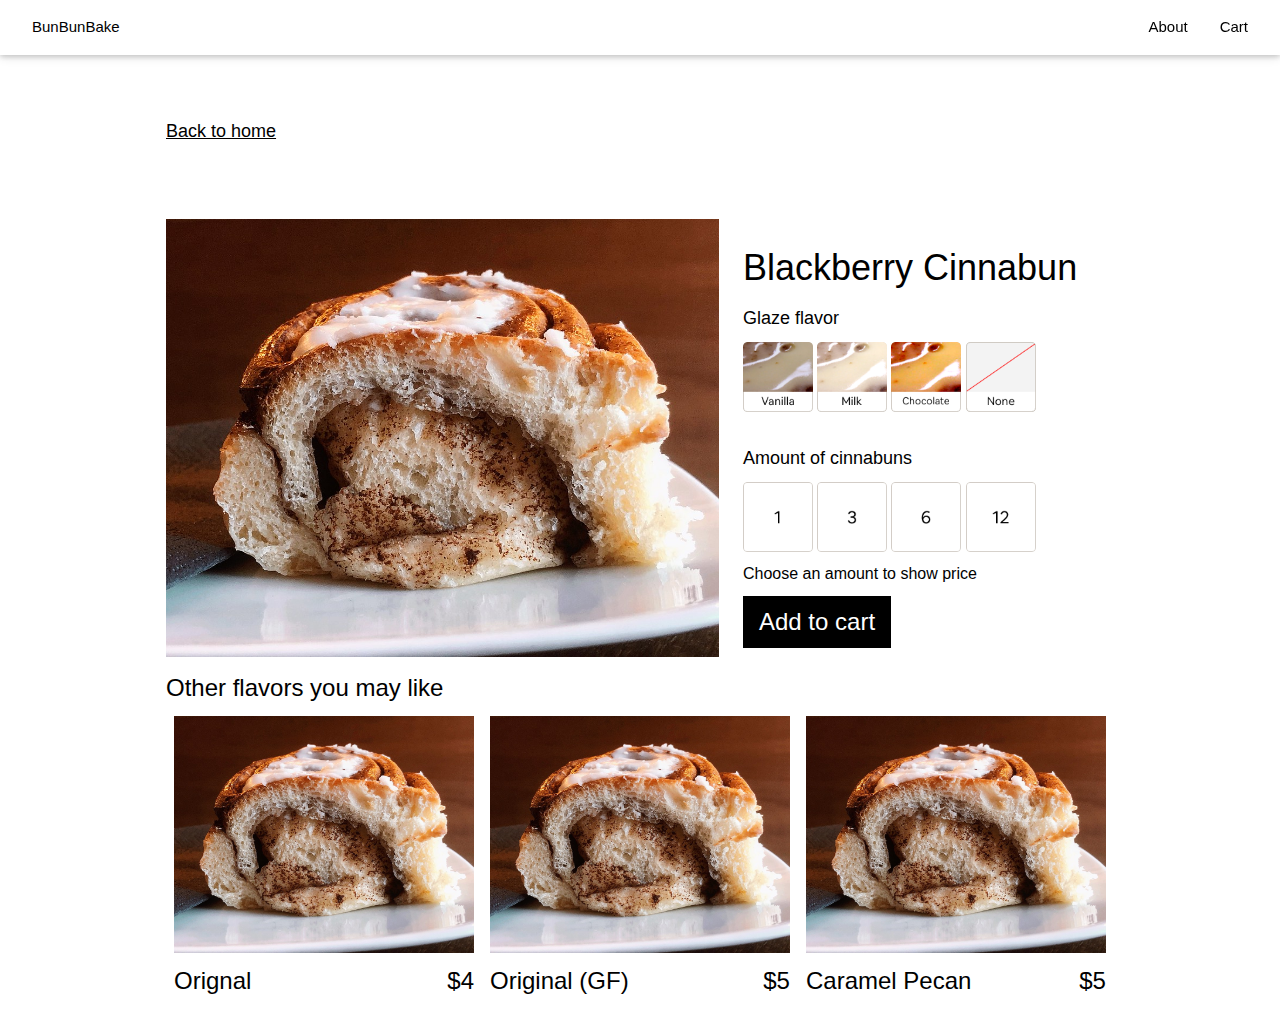
<file: single-bun.html>
<!DOCTYPE html>
<html>
<meta charset="UTF-8">
<link rel="stylesheet" href="https://www.w3schools.com/w3css/4/w3.css">
<link rel="stylesheet" href="css/style.css" type="text/css">
<script src="js/main.js"></script>

<!-- Starter template and stylesheet referenced from W3schools  -->

<body>

<!-- Navbar (sit on top) -->
<div class="w3-top">
  <div class="w3-bar w3-white w3-padding w3-card" >
    <a href="index.html" class="w3-bar-item w3-button">BunBunBake</a>
    <div class="w3-right">
      <a href="#" class="w3-bar-item w3-button">About</a>
      <a href="#" class="w3-bar-item w3-button">Cart</a>
    </div>
  </div>
</div>


<div class="w3-content w3-padding margin-top " >
	<h5><a href="index.html">Back to home</a></h5>

	<!-- Cinnabun detail -->
  <div class="w3-padding-64">
  	<!-- picture of Cinnabun -->
    <div class="w3-col m7 ">   	
    	<img id = "single" src="images/single bun2.jpg" alt="cinnabun">
    </div>

    <!-- Cinnabun choices-->
    <div class="w3-col m5 w3-padding-large">
      <h1 >Blackberry Cinnabun</h1>

      <!-- chose a glaze-->
      <h5>Glaze flavor</h5>
			<input type="radio" name="glaze" id="vanilla" class="input-hidden"/>
			<label for="vanilla">
				<img class ="w3-round" src="images/vanilla glaze.png" alt="vanilla" />
	    </label>

			<input type="radio" name="glaze" id="milk" class="input-hidden"  />
			<label for="milk">
				<img class ="w3-round" src="images/milk glaze.png" alt="milk" />
			</label>

			<input type="radio" name="glaze" id="chocolate" class="input-hidden"  />
			<label for="chocolate">
				<img class ="w3-round" src="images/choco glaze.png" alt="chocolate" />
			</label>

			<input type="radio" name="glaze" id="none" class="input-hidden test"  />
			<label for="none">
				<img class ="w3-round" src="images/none glaze.png" alt="none" />
			</label>

			<br><br>
			
			<!-- chose the amount-->
			<h5>Amount of cinnabuns</h5>
      <form id="bunform">       
	      <!-- <div class="cont_order"> -->	        
        <input type="radio" name="selectedamount" id = "one" value="one" class="input-hidden"/>
				<label for="one" onclick="calculateTotal()" >
					<img class ="w3-round" src="images/1.png" alt="1"/>
				</label>

				 <input type="radio" name="selectedamount" id = "three" value="three" class="input-hidden"/>
				<label for="three" onclick="calculateTotal()">
					<img class ="w3-round" src="images/3.png" alt="3"/>
				</label>

				 <input type="radio" name="selectedamount" id = "six" value="six" class="input-hidden"/>
				<label for="six" onclick="calculateTotal()">
					<img class ="w3-round" src="images/6.png" alt="6"/>
				</label>

				 <input type="radio" name="selectedamount" id = "twelve" value="twelve" class="input-hidden"/>
				<label for="twelve" onclick="calculateTotal()">
					<img class ="w3-round" src="images/12.png" alt="12"/>
				</label>

        <br>
          
        <!-- showing price -->	
        <div id="totalPrice">
        	<h6>Choose an amount to show price</h6>
        </div>
	
     	</form>

	    <!-- Add to cart button -->	
	    <h3><button class="w3-button w3-black">Add to cart</button></h3>

		</div>

  </div>



<!-- <div class="w3-content w3-padding margin-top"> -->
	<h3>Other flavors you may like</h3>
  <div class="grid-three">
    <a href="single-bun.html">
      <img src="images/single bun2.jpg" alt="Cinnamon bun">
      <h3 class = "alignleft">Orignal</h3>
      <h3 class = "alignright">$4</h3>
    </a>
  </div>
  <div class="grid-three">
    <a href="single-bun.html">
      <img src="images/single bun2.jpg" alt="Cinnamon bun">
      <h3 class = "alignleft">Original (GF)</h3>
      <h3 class = "alignright">$5</h3>
    </a>
  </div>
  <div class="grid-three">
    <a href="single-bun.html">
      <img src="images/single bun2.jpg" alt="Cinnamon bun">
      <h3 class = "alignleft">Caramel Pecan</h3>
      <h3 class = "alignright">$5</h3>
    </a>
	</div>
</div>
    


</body>
</html>
</file>
<file: css/style.css>
body, html {height: 100%}
body,h1,h2,h3,h4,h5,h6 {font-family: "Amatic SC", sans-serif}

.menu {display: none}
html {
  scroll-behavior: smooth;
}

img {
  	width:100%;
	height: 100%;
}

#single{
	height: 200%
}
.whitetexts {
	color: white;
}

.text-white {
	color:#fff!important
}

.text-middle {
	position:absolute;
	top:50%;
	left:50%;
	transform:translate(-50%,-50%);
	-ms-transform:translate(-50%,-50%)
}

.text-big {
	font-size:64px!important
}

.grid-three{
	float:left;

	width:33.33333%;
	padding:0 8px
}


.input-hidden {
  position: absolute;
  left: -9999px;

}


fieldset,form { 
	border:none; 
}

/*These 2 input css functions referenced from Stack Over Flow
Trying to make the radio button just be images*/
input[type=radio]:checked + label>img {
  box-shadow: 0 0 3px 3px #FFD700;
}

input[type=radio] + label>img {
  width: 70px;
  height: 70px;
  transition: 500ms all;
}


#browse{
	width:30%;
}

.alignright{
	float: right;
}

.alignleft{
    float: left;  
}

.margin-top{
	margin-top:100px;
}

.center{
	vertical-align: middle;
}

#totalPrice{
	font-size: 20px;
}
</file>
